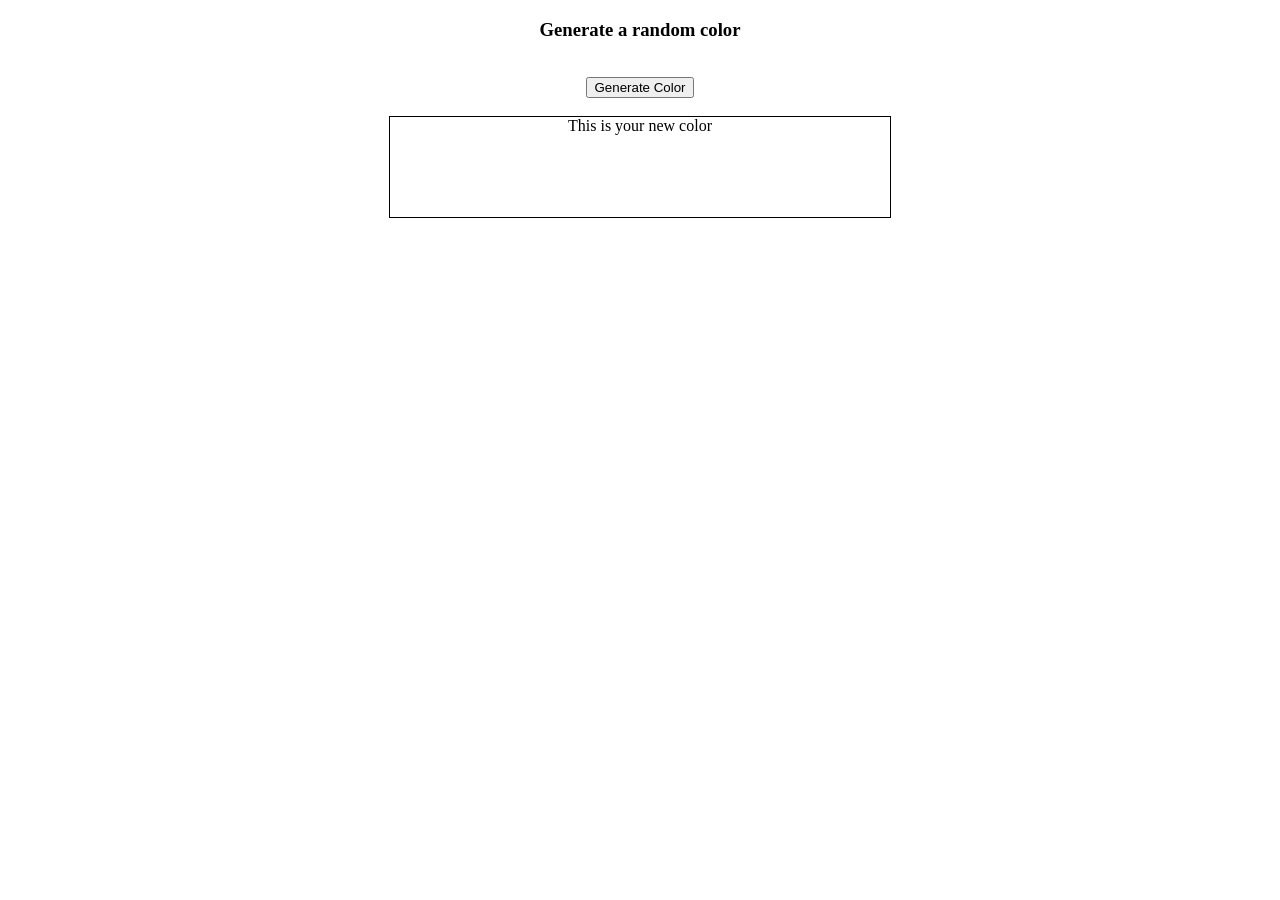
<file: random-color-generator/index.html>
<!DOCTYPE html>
<html lang="en">
<head>
    <meta charset="UTF-8">
    <meta name="viewport" content="width=device-width, initial-scale=1.0">
    <title>Document</title>
    <link rel="stylesheet" href="style.css" />
</head>
<body>
    <h3>Generate a random color </h3>
    <br>
    <button>Generate Color</button>
    <br><br>
    <div>This is your new color</div>
    <script src="script.js"></script>
</body>
</html>
</file>
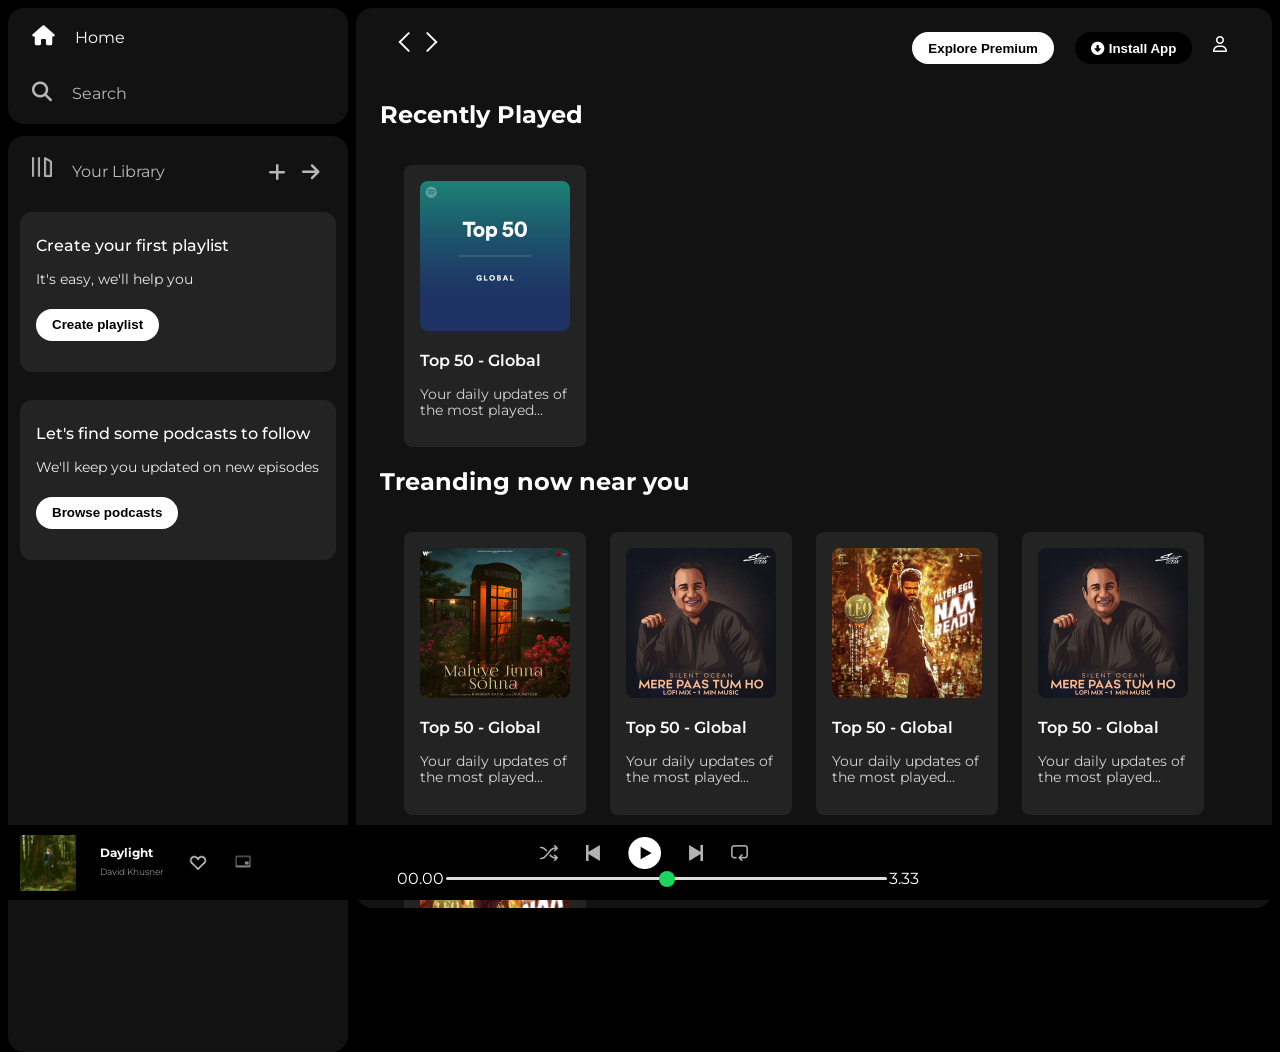
<file: spotify-clone/index.html>
<!DOCTYPE html>
<html lang="en">
<head>
    <meta charset="UTF-8">
    <meta name="viewport" content="width=device-width, initial-scale=1.0">
    <link rel="stylesheet" href="https://cdnjs.cloudflare.com/ajax/libs/font-awesome/6.7.2/css/all.min.css" integrity="sha512-Evv84Mr4kqVGRNSgIGL/F/aIDqQb7xQ2vcrdIwxfjThSH8CSR7PBEakCr51Ck+w+/U6swU2Im1vVX0SVk9ABhg==" crossorigin="anonymous" referrerpolicy="no-referrer" />  <!--for icon-->

    <link rel="icon" type="image/x-icon" href="./assets/logo.png" />    <!--for fevicon-->
    
    <title>Spotify - Web Player: Music for everyone</title>
    <link rel="stylesheet" href="style.css"/>

    <link rel="preconnect" href="https://fonts.googleapis.com">
    <link rel="preconnect" href="https://fonts.gstatic.com" crossorigin>
    <link href="https://fonts.googleapis.com/css2?family=Montserrat:ital,wght@0,100..900;1,100..900&display=swap" rel="stylesheet">       <!--for fonts -->
</head>
<body>
    
  <div class="main">
    <div class="sidebar">
        <div class="nav">
            <div class="nav-option" style="opacity:1;">
                <i class="fa-solid fa-house"></i>
                <a href="#">Home</a>
            </div>
            <div class="nav-option">
                <i class="fa-solid fa-magnifying-glass"></i>
                <a href="#">Search</a>
            </div>
        </div>
        <div class="library">
            <div class="options">
                <div class="lib-option nav-option">
                    <img src="./assets/library_icon.png">
                    <a href="#">Your Library</a>
                </div>
                <div class="icons">
                    <i class="fa-solid fa-plus"></i>
                    <i class="fa-solid fa-arrow-right"></i>
                </div>
            </div>
            <div class="lib-box">
                <div class="box">
                    <p class="box-p1">Create your first playlist</p>
                    <p class="box-p2">It's easy, we'll help you</p>
                    <button class="badge">Create playlist</button>
                </div>
                <div class="box">
                    <p class="box-p1">Let's find some podcasts to follow</p>
                    <p class="box-p2">We'll keep you updated on new episodes</p>
                    <button class="badge">Browse podcasts </button>
                </div>
            </div>
        </div>
    </div>
    <div class="main-content">
        <div class="sticky-nav">
            <div class="sticky-nav-icons">
                 <img src="./assets/backward_icon.png" class="hide">
                 <img src="./assets/forward_icon.png">
            </div>
            <div class="sticky-nav-options">
                <button class="badge nav-item hide">Explore Premium</button>
                <button class="badge nav-item dark-badge"><i class="fa-solid fa-circle-down" style="margin-right:5px;"></i>Install App</button>
                <i class="fa-regular fa-user nav-item"></i>
            </div>
        </div>

        <h2>Recently Played</h2>
        <div class="cards-container">
            <div class="card">
                <img src="./assets/card1img.jpeg" class="card-img">
                <p class="card-title">Top 50 - Global</p>
                <p class="card-info">Your daily updates of the most played...</p>
            </div>
        </div>

        <h2>Treanding now near you</h2>
        <div class="cards-container">
            <div class="card">
                <img src="./assets/card2img.jpeg" class="card-img">
                <p class="card-title">Top 50 - Global</p>
                <p class="card-info">Your daily updates of the most played...</p>
            </div>
             <div class="card">
                <img src="./assets/card3img.jpeg" class="card-img">
                <p class="card-title">Top 50 - Global</p>
                <p class="card-info">Your daily updates of the most played...</p>
            </div>
             <div class="card">
                <img src="./assets/card4img.jpeg" class="card-img">
                <p class="card-title">Top 50 - Global</p>
                <p class="card-info">Your daily updates of the most played...</p>
            </div>
             <div class="card">
                <img src="./assets/card3img.jpeg" class="card-img">
                <p class="card-title">Top 50 - Global</p>
                <p class="card-info">Your daily updates of the most played...</p>
            </div>
            <div class="card">
                <img src="./assets/card4img.jpeg" class="card-img">
                <p class="card-title">Top 50 - Global</p>
                <p class="card-info">Your daily updates of the most played...</p>
            </div>
        </div>

        <h2>Featured Charts</h2>
        <div class="cards-container">
            <div class="card">
                <img src="./assets/card5img.jpeg" class="card-img">
                <p class="card-title">Top 50 - Global</p>
                <p class="card-info">Your daily updates of the most played...</p>
            </div>
            <div class="card">
                <img src="./assets/card6img.jpeg" class="card-img">
                <p class="card-title">Top Songs - India</p>
                <p class="card-info">Your daily updates of the most played...</p>
            </div>
            <div class="card">
                <img src="./assets/card1img.jpeg" class="card-img">
                <p class="card-title">Top 50 - Global</p>
                <p class="card-info">Your daily updates of the most played...</p>
            </div>

        </div>
        <div class="footer">
            <div class="line"></div>
        </div>
    </div>
    <div class="music-player">
        <div class="album">
            <img src="./assets/album_picture.jpeg" class="album-pic albm-item">
            <div class="album-abt albm-item">
                <p class="abt-1">Daylight</p>
                <p class="abt-2">David Khusner</p>
            </div>
            <img src="./assets/album_icon1.png" class="album-icon1 albm-item">
            <img src="./assets/album_icon2.png" class="album-icon2 albm-item">
        </div>
        <div class="player">
            <div class="player-controls">
                <img src="./assets/player_icon1.png" class="player-control-icon">
                <img src="./assets/player_icon2.png" class="player-control-icon">
                <img src="./assets/player_icon3.png" class="player-control-icon" style="opacity:1; height:2rem;" >
                <img src="./assets/player_icon4.png" class="player-control-icon">
                <img src="./assets/player_icon5.png" class="player-control-icon">

            </div>
            <div class="playback-bar">
                <span class="curr-time">00.00</span>
                <input type="range" min="0" max="100" class="progress-bar" step="1">
                <span class="tot-time">3.33</span>
            </div>
        </div>
        <div class="controls"></div>
    </div>
  </div>

</body>
</html>
</file>
<file: random-color-generator/style.css>
body{
    text-align:center;
}

div{
    height:100px;
    width:500px;
    border:1px solid black;
    margin:auto;

}
</file>
<file: spotify-clone/style.css>
body{
    font-family:'Montserrat' ,sans-serif; 
    margin:0;
   
    background-color:black;
    color:#fff;
    overflow:hidden;
}

.main{
    display:flex;
    height:100vh; 
    padding:0.5rem;
}

.sidebar{
    background-color:black;
    width:340px;
    border-radius:1rem;  /*16px*/
    margin-right:0.5rem;
}

.main-content{ 
    background-color:#121212;
    flex:1;
    border-radius:1rem;
    overflow:auto;
    padding:0 1.5rem 0 1.5rem;
}

.music-player{
   background-color:black;
   position:fixed;
   bottom:0px;
   width:100%;
   height:75px;
}

a{
    text-decoration:none;
    color:#fff;
}

.nav{
    background-color:#121212;
    border-radius:1rem;
    display:flex;
    flex-direction:column;
    justify-content:center;
    height:100px;
    padding:0.5rem 0.75rem;

}

.nav-option{
    line-height:2.5rem ;
    opacity:0.7; 
    padding:0.5rem 0.75rem;
    
}

.nav-option:hover{
    opacity:1;
}

.nav-option i{
    font-size:1.25rem;
}

.nav-option a{
    font-size:1rem;
    margin-left:1rem;
}

.library{
    background-color:#121212;
    border-radius:1rem;
    height:100%;
    margin-top:0.75rem;
    padding:0.5rem 0.75rem;

}

.options{
    display:flex;
    justify-content:space-between;
    align-items:center;
}
.lib-option img{
    height:1.25rem;
    width:1.25rem;
}

.icons{
    font-size:1.25rem;
    
    display:flex;
}

.icons i{
    opacity:0.7;
    margin-right:1rem;
}

.icons i:hover{
    opacity:1;
}

.box{
    background-color:#232323;
    height:9rem;
    border-radius:0.75rem;
    margin:0.75rem 0 1.75rem 0;
    padding:0.5rem 1rem;

}
.box-p1{
    font-size:1rem;
    font-weight:500;

}

.box-p2{
    font-size:0.85rem;
    opacity:0.9;
}

.badge{
    background-color:#fff;
    border:none;
    border-radius:100px;
    padding:0.25rem 1rem;
    font-weight:700;
    margin-top:0.5rem;
    height:2rem;
    width:fit-content;

}

.dark-badge{
    background-color:#000;
    color:white;
}

.sticky-nav{
    position:sticky;
    top:0;
    background-color:#121212;
    display:flex;
    justify-content:space-between;
    align-items:center;
    padding:1rem 0 1rem 0;
    z-index:10;
     }

.sticky-nav-icons{
    margin-left:0.75rem;
    
}     

.sticky-nav-options{
    display:flex;
    justify-content:center;
    align-items:center;
}

.nav-item{
  margin-right:1.3rem;  
}

@media(max-width:1000px){
    .hide{
       display:none;
    }
}

.card{
    background-color:#232323;
    width:150px;
    border-radius:0.5rem;
    padding:1rem;
    margin-left:1.5rem;
    margin-top:1rem;
}

.cards-container{
    display:flex;
    flex-wrap:wrap;
}
.card-img{
   width:100%; 
   border-radius:0.5rem;
}

.card-title{
    font-weight:600;

}

.card-info{
    font-size:0.85rem;
    opacity:0.8;

}

.footer{
    height:300px;
    display:flex;
    align-items:center;
    justify-content:center;
}

.line{
    width:90%;
    height:50%;
    border-top:1px solid white;
    opacity:0.4;

}

.music-player{
    display:flex;
    justify-content:space-between;
    align-items:center;
}
.album{
    width:25%;
    /* background-color: pink; */
}
.player{
    width:50%;
    /* background-color: orange; */
}

.controls{
    width:25%;
    /* background-color:green; */
}

.player-controls{
    display:flex;
    justify-content:center;
    align-items:center;
}

.player-control-icon{
    height:1rem;
    margin-right:1.75rem;
    opacity:0.7;
}

.player-control-icon:hover{
    opacity:1;
}

.playback-bar{
    display:flex;
    justify-content:center;
    align-items:center;

}

.progress-bar{
    width:70%;
    appearance: none; /*Used to remove the default UI design of an element*/
    background-color: transparent;
    cursor:pointer;


}
.progress-bar::-webkit-slider-runnable-track{
    background-color: #ddd;
    border-radius:100px;
    height:0.2rem;
    
}

.progress-bar::-webkit-slider-thumb{
    appearance: none;
    height:1rem;
    width:1rem;
    background-color:#1bd760;
    border-radius:50%;
    margin-top:-6px;
}


.album{
    height:100%;
    display:flex;
    justify-content:flex-start;
    align-items:center;
    padding-right:20px;

}

.album-pic{
    width:3.5rem;
    height:3.5rem;
    object-fit:cover;
    padding-left:0.75rem;
   
}

.abt-1{
    color:#ffffff;
    font-size:0.75rem;
    font-weight:700;
    line-height:0.2rem;
}

.abt-2{
    color:#B3B3B3;
    font-size:0.55rem;
    opacity:0.8;
}

.abt-1:hover{
    text-decoration:underline;
    cursor:pointer;
}

.abt-2:hover{
    text-decoration:underline;
    cursor:pointer;
    opacity:1;
}

.album-icon1{
    height:1.25rem;
    opacity:0.8;
    
}

.album-icon1:hover{
    opacity:1;
}

.album-icon2{
   height:1.75rem;
   opacity:0.8;
   ;
}
.album-icon2:hover{
    opacity:1;
}

.albm-item{
    padding-right:1.5rem;
}
</file>
